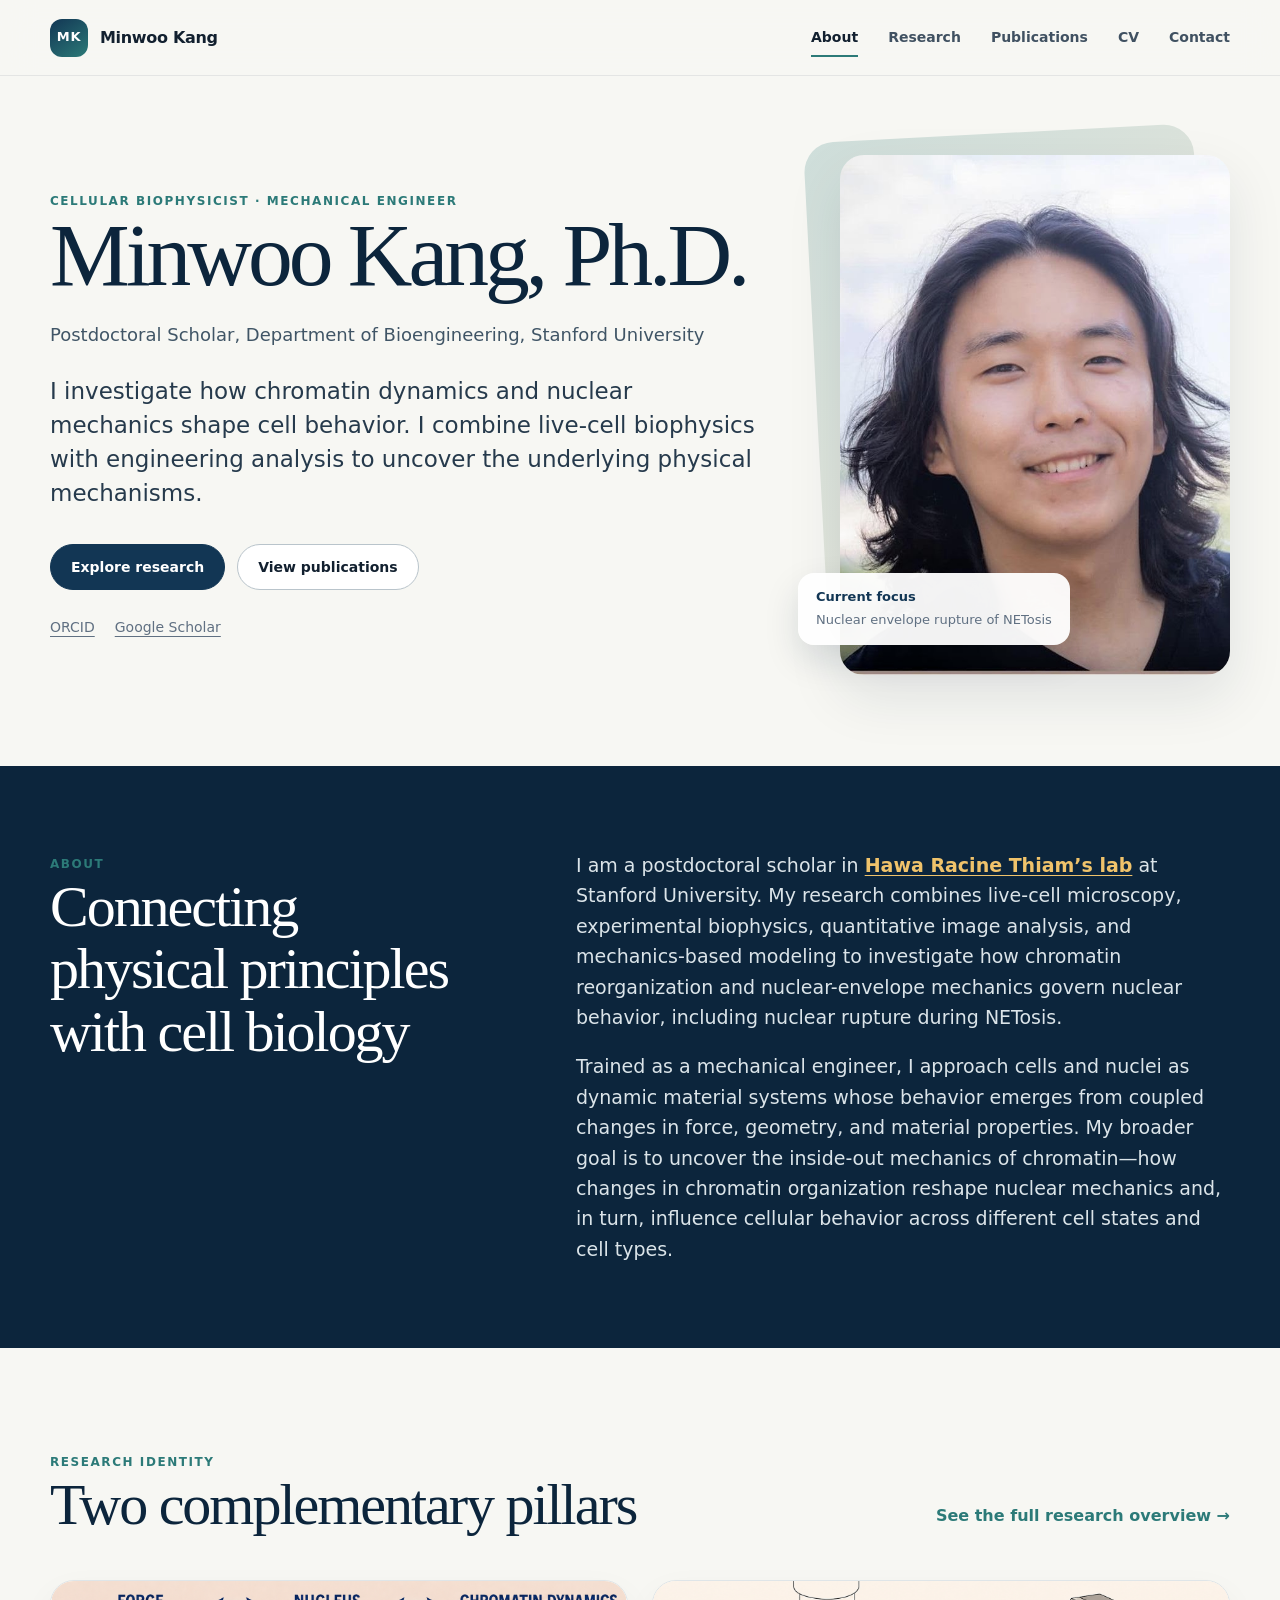
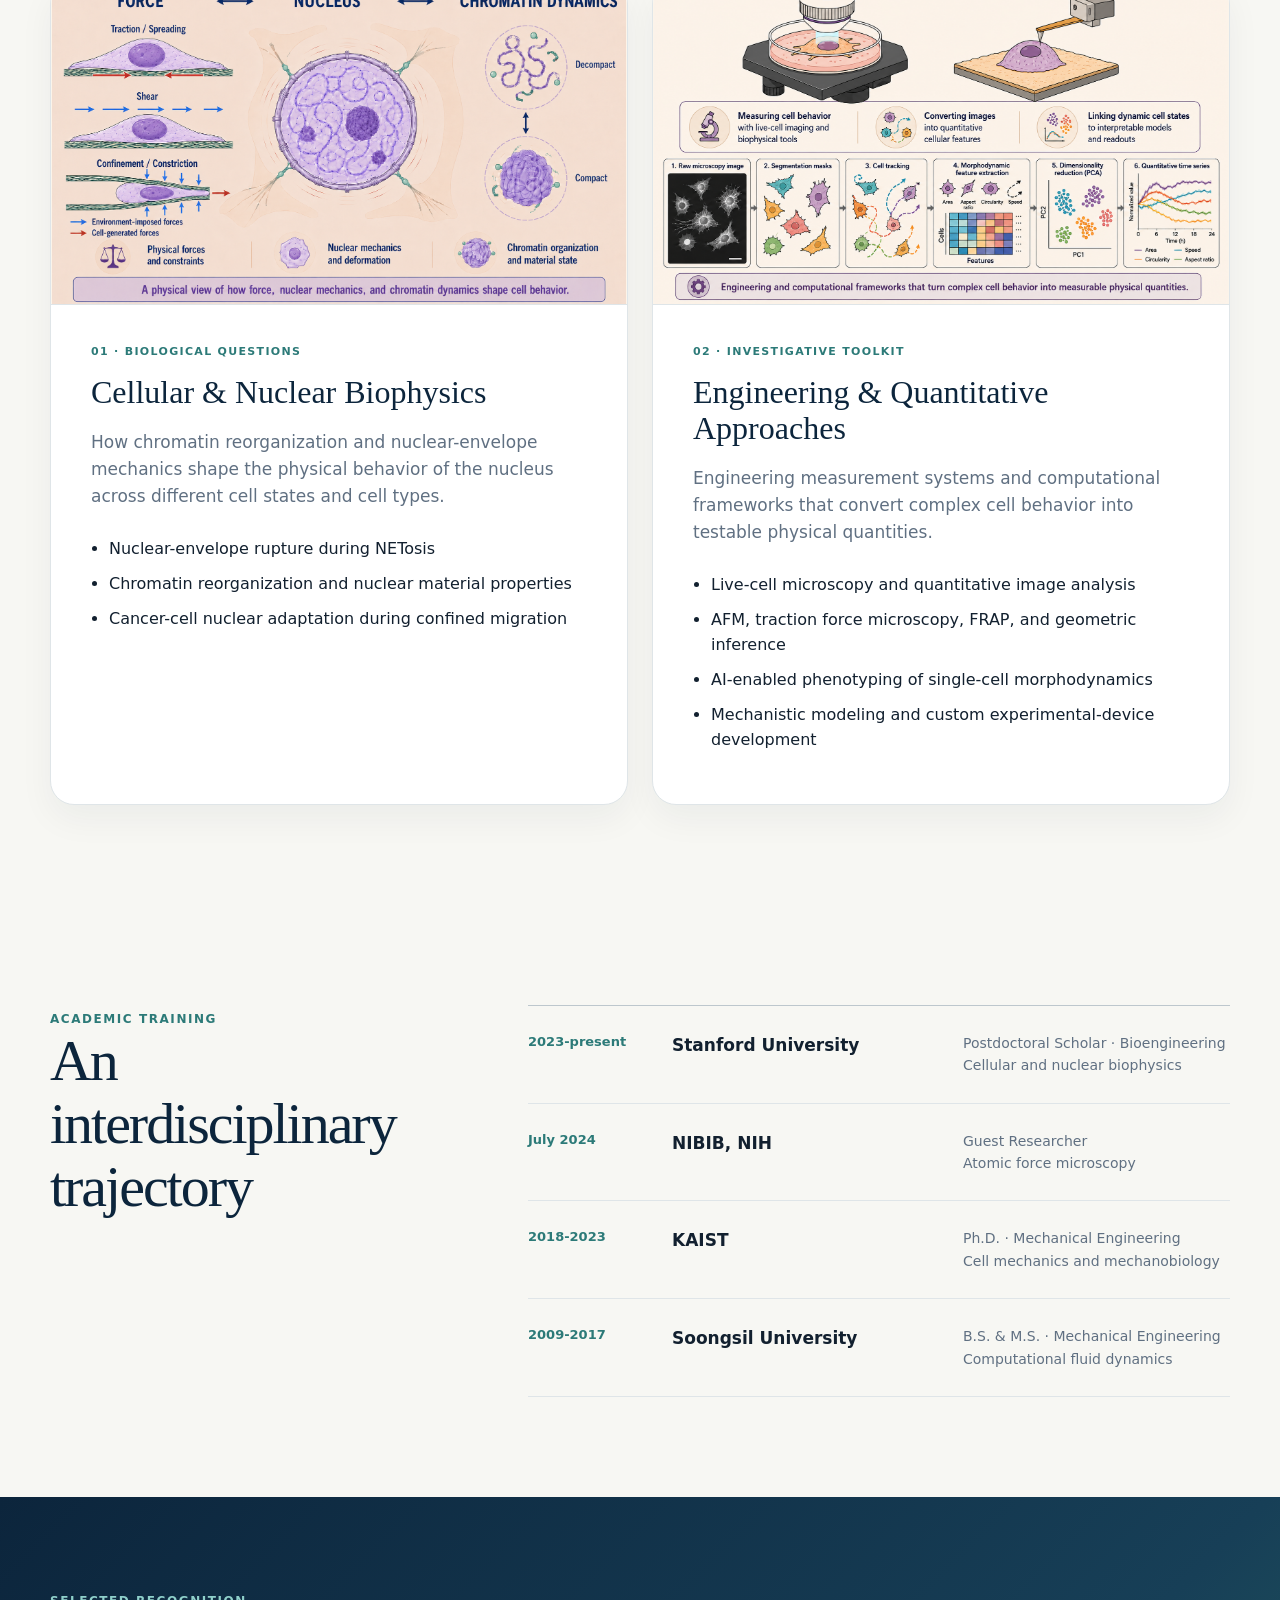
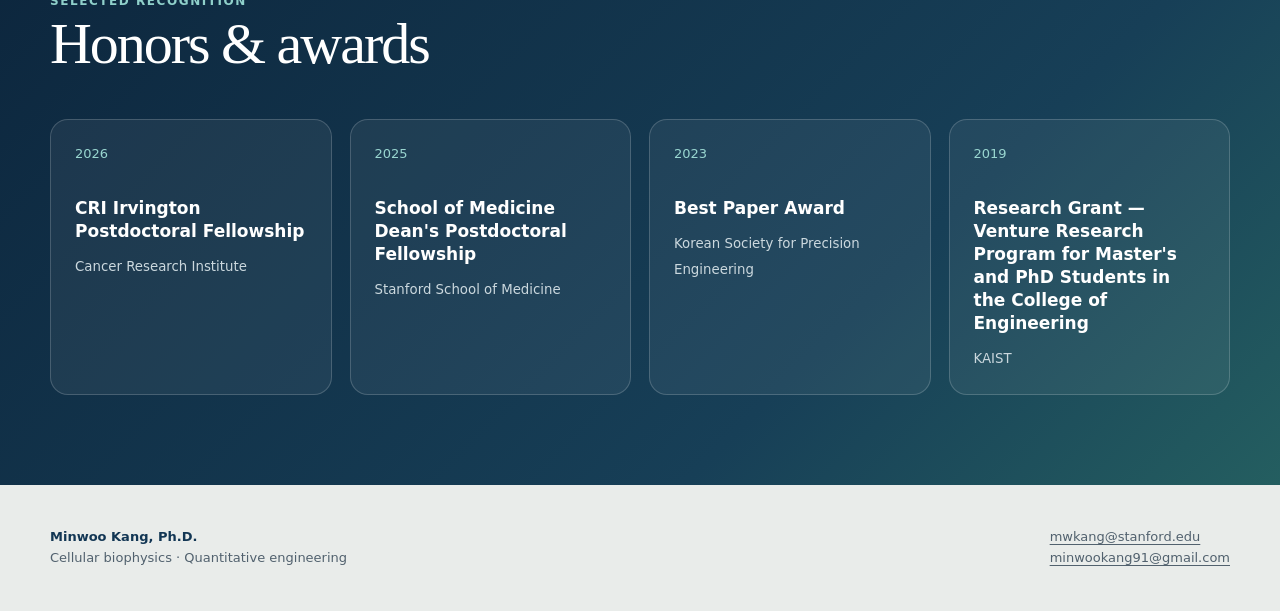
<file: index.html>
<!doctype html>
<html lang="en">
<head>
  <meta charset="utf-8">
  <meta name="viewport" content="width=device-width, initial-scale=1">
  <meta name="description" content="Minwoo Kang - Cellular biophysicist and mechanical engineer">
  <title>Minwoo Kang | Cellular Biophysics</title>
  <link rel="stylesheet" href="assets/styles.css">
  <script defer src="assets/site.js"></script>
</head>
<body data-page="about">
  <header class="site-header">
    <a class="brand" href="index.html" aria-label="Minwoo Kang home">
      <span class="brand-mark">MK</span>
      <span>Minwoo Kang</span>
    </a>
    <button class="menu-toggle" aria-label="Open menu" aria-expanded="false">Menu</button>
    <nav class="nav" aria-label="Main navigation">
      <a class="active" href="index.html">About</a>
      <a href="research.html">Research</a>
      <a href="publications.html">Publications</a>
      <a href="assets/CV_MinwooKang_2026.pdf">CV</a>
      <a href="contact.html">Contact</a>
    </nav>
  </header>

  <main>
    <section class="hero shell">
      <div class="hero-copy">
        <div class="eyebrow">Cellular biophysicist · Mechanical engineer</div>
        <h1>Minwoo Kang, Ph.D.</h1>
        <p class="hero-role">Postdoctoral Scholar, Department of Bioengineering, Stanford University</p>
        <p class="hero-lede">I investigate how chromatin dynamics and nuclear mechanics shape cell behavior. I combine live-cell biophysics with engineering analysis to uncover the underlying physical mechanisms.</p>
        <div class="hero-actions">
          <a class="button primary" href="research.html">Explore research</a>
          <a class="button" href="publications.html">View publications</a>
        </div>
        <div class="link-row">
          <a href="https://orcid.org/0000-0002-1982-9818">ORCID</a>
          <a href="https://scholar.google.com/citations?user=xcfSN_0AAAAJ">Google Scholar</a>
        </div>
      </div>
      <div class="portrait-wrap">
        <div class="portrait-halo"></div>
        <img class="portrait" src="assets/minwoo-kang.jpg" alt="Portrait of Minwoo Kang">
        <div class="portrait-note">
          <strong>Current focus</strong>
          Nuclear envelope rupture of NETosis
        </div>
      </div>
    </section>

    <section class="intro-band">
      <div class="shell intro-grid">
        <div>
          <span class="section-kicker">About</span>
          <h2>Connecting physical principles with cell biology</h2>
        </div>
        <div class="prose">
          <p>I am a postdoctoral scholar in <a href="https://hrthiamlab.stanford.edu/" target="_blank" rel="noopener noreferrer">Hawa Racine Thiam’s lab</a> at Stanford University. My research combines live-cell microscopy, experimental biophysics, quantitative image analysis, and mechanics-based modeling to investigate how chromatin reorganization and nuclear-envelope mechanics govern nuclear behavior, including nuclear rupture during NETosis.</p>
          <p>Trained as a mechanical engineer, I approach cells and nuclei as dynamic material systems whose behavior emerges from coupled changes in force, geometry, and material properties. My broader goal is to uncover the inside-out mechanics of chromatin—how changes in chromatin organization reshape nuclear mechanics and, in turn, influence cellular behavior across different cell states and cell types.</p>
        </div>
      </div>
    </section>

    <section class="shell section">
      <div class="section-head">
        <div>
          <span class="section-kicker">Research identity</span>
          <h2>Two complementary pillars</h2>
        </div>
        <a class="text-link" href="research.html">See the full research overview →</a>
      </div>
      <div class="pillar-grid">
        <article class="pillar-card biophysics">
          <div class="pillar-visual">
            <img src="assets/pillar-biological-questions.png?v=20260722-2" alt="Physical interactions among force, nuclear mechanics, and chromatin dynamics">
          </div>
          <div class="pillar-content">
            <div class="pillar-index">01 · Biological questions</div>
            <h3>Cellular & Nuclear Biophysics</h3>
            <p>How chromatin reorganization and nuclear-envelope mechanics shape the physical behavior of the nucleus across different cell states and cell types.</p>
            <ul>
              <li>Nuclear-envelope rupture during NETosis</li>
              <li>Chromatin reorganization and nuclear material properties</li>
              <li>Cancer-cell nuclear adaptation during confined migration</li>
            </ul>
          </div>
        </article>
        <article class="pillar-card engineering">
          <div class="pillar-visual">
            <img src="assets/pillar-investigative-toolkit.png" alt="Microscopy, atomic force microscopy, and AI-enabled quantitative image analysis workflow">
          </div>
          <div class="pillar-content">
            <div class="pillar-index">02 · Investigative toolkit</div>
            <h3>Engineering & Quantitative Approaches</h3>
            <p>Engineering measurement systems and computational frameworks that convert complex cell behavior into testable physical quantities.</p>
            <ul>
              <li>Live-cell microscopy and quantitative image analysis</li>
              <li>AFM, traction force microscopy, FRAP, and geometric inference</li>
              <li>AI-enabled phenotyping of single-cell morphodynamics</li>
              <li>Mechanistic modeling and custom experimental-device development</li>
            </ul>
          </div>
        </article>
      </div>
    </section>

    <section class="shell section split-section">
      <div>
        <span class="section-kicker">Academic training</span>
        <h2>An interdisciplinary trajectory</h2>
      </div>
      <div class="timeline">
        <article>
          <span>2023-present</span>
          <h3>Stanford University</h3>
          <p>Postdoctoral Scholar · Bioengineering<br>Cellular and nuclear biophysics</p>
        </article>
        <article>
          <span>July 2024</span>
          <h3>NIBIB, NIH</h3>
          <p>Guest Researcher<br>Atomic force microscopy</p>
        </article>
        <article>
          <span>2018-2023</span>
          <h3>KAIST</h3>
          <p>Ph.D. · Mechanical Engineering<br>Cell mechanics and mechanobiology</p>
        </article>
        <article>
          <span>2009-2017</span>
          <h3>Soongsil University</h3>
          <p>B.S. & M.S. · Mechanical Engineering<br>Computational fluid dynamics</p>
        </article>
      </div>
    </section>

    <section class="awards-band">
      <div class="shell">
        <div class="section-head">
          <div>
            <span class="section-kicker light">Selected recognition</span>
            <h2>Honors & awards</h2>
          </div>
        </div>
        <div class="award-grid">
          <article><span>2026</span><strong>CRI Irvington Postdoctoral Fellowship</strong><small>Cancer Research Institute</small></article>
          <article><span>2025</span><strong>School of Medicine Dean's Postdoctoral Fellowship</strong><small>Stanford School of Medicine</small></article>
          <article><span>2023</span><strong>Best Paper Award</strong><small>Korean Society for Precision Engineering</small></article>
          <article><span>2019</span><strong>Research Grant — Venture Research Program for Master's and PhD Students in the College of Engineering</strong><small>KAIST</small></article>
        </div>
      </div>
    </section>
  </main>

  <footer class="site-footer">
    <div class="shell footer-grid">
      <div><strong>Minwoo Kang, Ph.D.</strong><br><span>Cellular biophysics · Quantitative engineering</span></div>
      <div><a href="mailto:mwkang@stanford.edu">mwkang@stanford.edu</a><br><a href="mailto:minwookang91@gmail.com">minwookang91@gmail.com</a></div>
    </div>
  </footer>
</body>
</html>
</file>
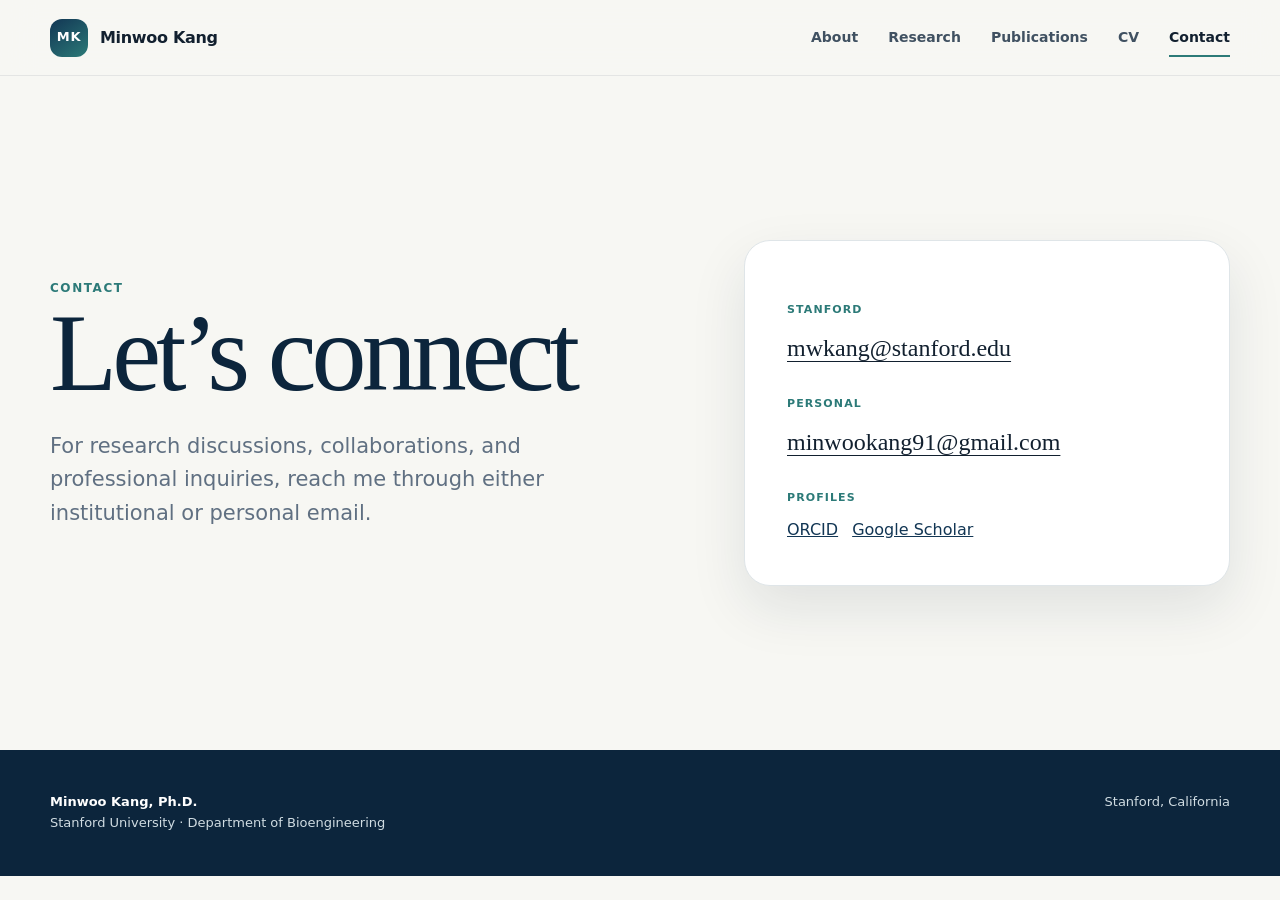
<file: contact.html>
<!doctype html>
<html lang="en">
<head>
  <meta charset="utf-8"><meta name="viewport" content="width=device-width, initial-scale=1">
  <meta name="description" content="Contact Minwoo Kang">
  <title>Contact | Minwoo Kang</title>
  <link rel="stylesheet" href="assets/styles.css">
  <script defer src="assets/site.js"></script>
</head>
<body data-page="contact">
<header class="site-header">
  <a class="brand" href="index.html"><span class="brand-mark">MK</span><span>Minwoo Kang</span></a>
  <button class="menu-toggle" aria-label="Open menu" aria-expanded="false">Menu</button>
  <nav class="nav"><a href="index.html">About</a><a href="research.html">Research</a><a href="publications.html">Publications</a><a href="assets/CV_MinwooKang_2026.pdf">CV</a><a class="active" href="contact.html">Contact</a></nav>
</header>
<main>
  <section class="contact-hero shell">
    <div>
      <span class="section-kicker">Contact</span>
      <h1>Let’s connect</h1>
      <p>For research discussions, collaborations, and professional inquiries, reach me through either institutional or personal email.</p>
    </div>
    <div class="contact-card">
      <div class="contact-label">Stanford</div>
      <a href="mailto:mwkang@stanford.edu">mwkang@stanford.edu</a>
      <div class="contact-label">Personal</div>
      <a href="mailto:minwookang91@gmail.com">minwookang91@gmail.com</a>
      <div class="contact-label">Profiles</div>
      <div class="contact-links"><a href="https://orcid.org/0000-0002-1982-9818">ORCID</a><a href="https://scholar.google.com/citations?user=xcfSN_0AAAAJ">Google Scholar</a></div>
    </div>
  </section>
</main>
<footer class="site-footer contact-footer"><div class="shell footer-grid"><div><strong>Minwoo Kang, Ph.D.</strong><br><span>Stanford University · Department of Bioengineering</span></div><div>Stanford, California</div></div></footer>
</body></html>
</file>
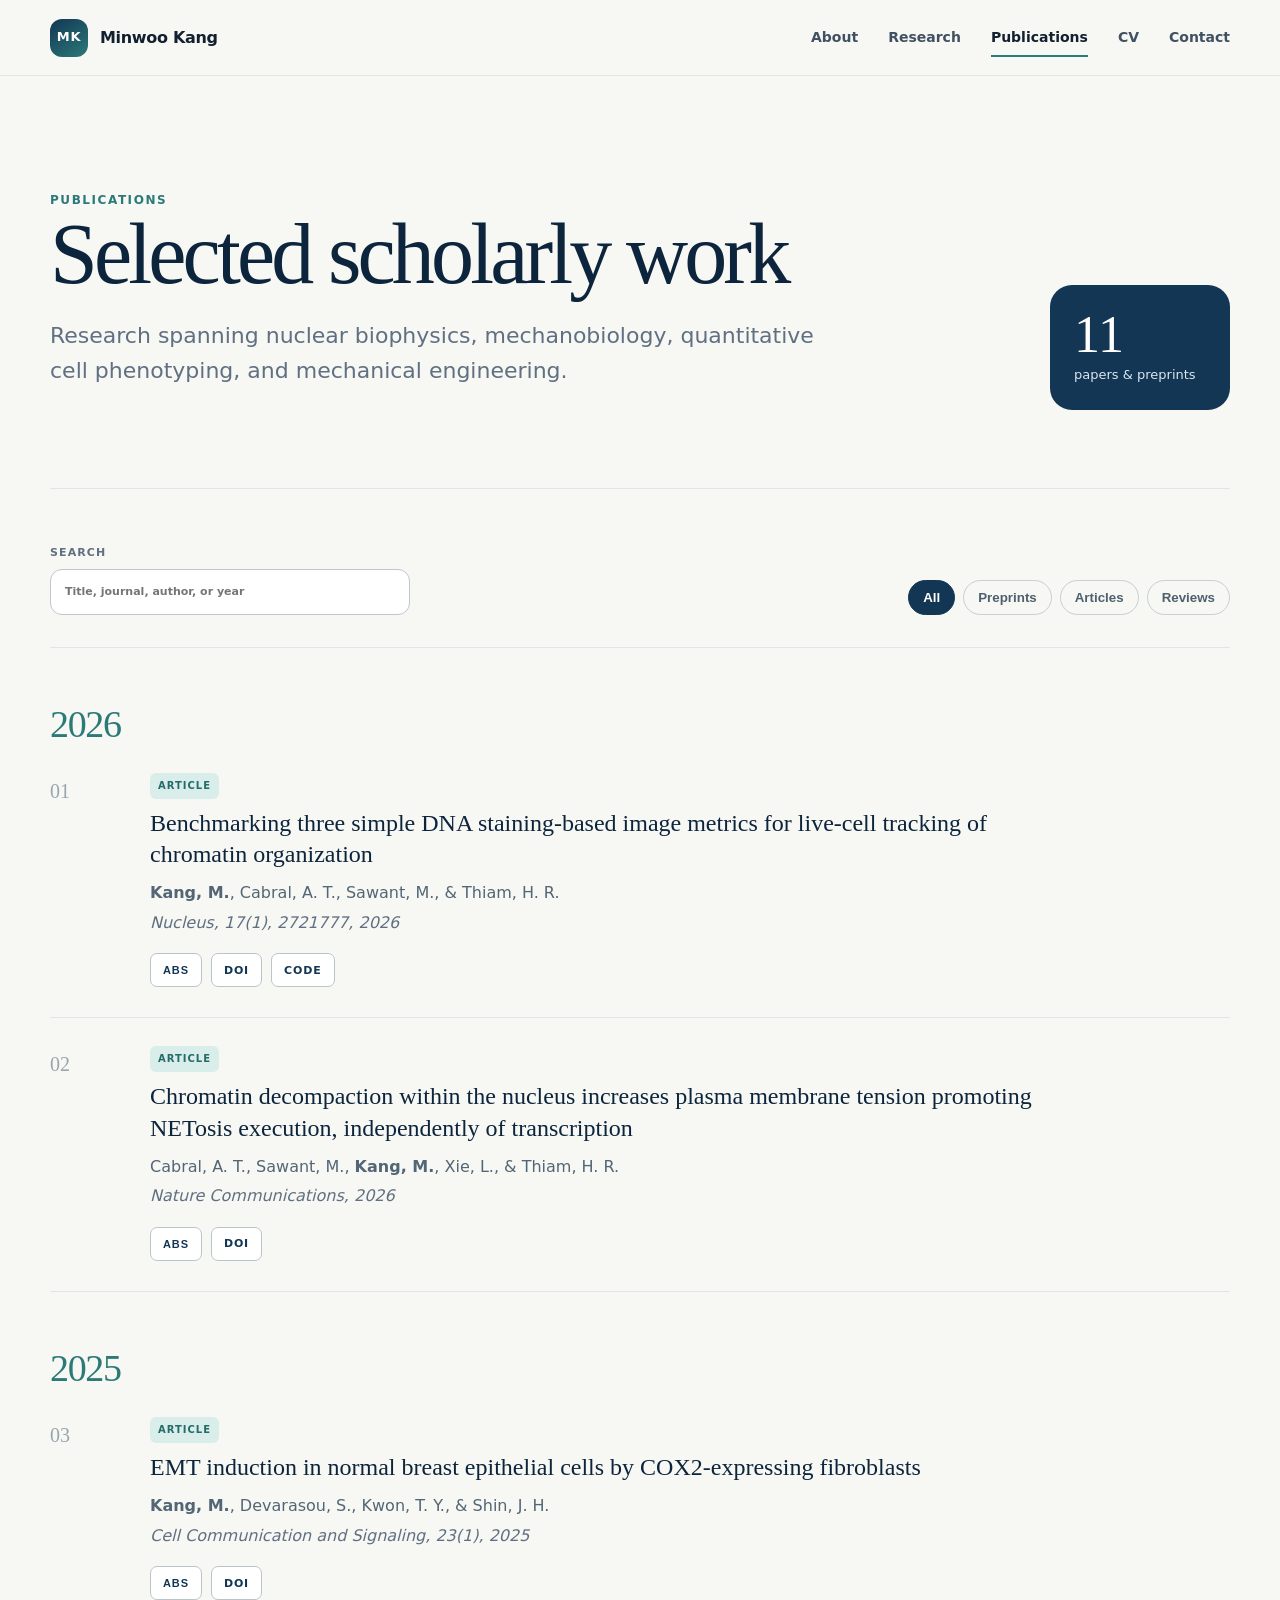
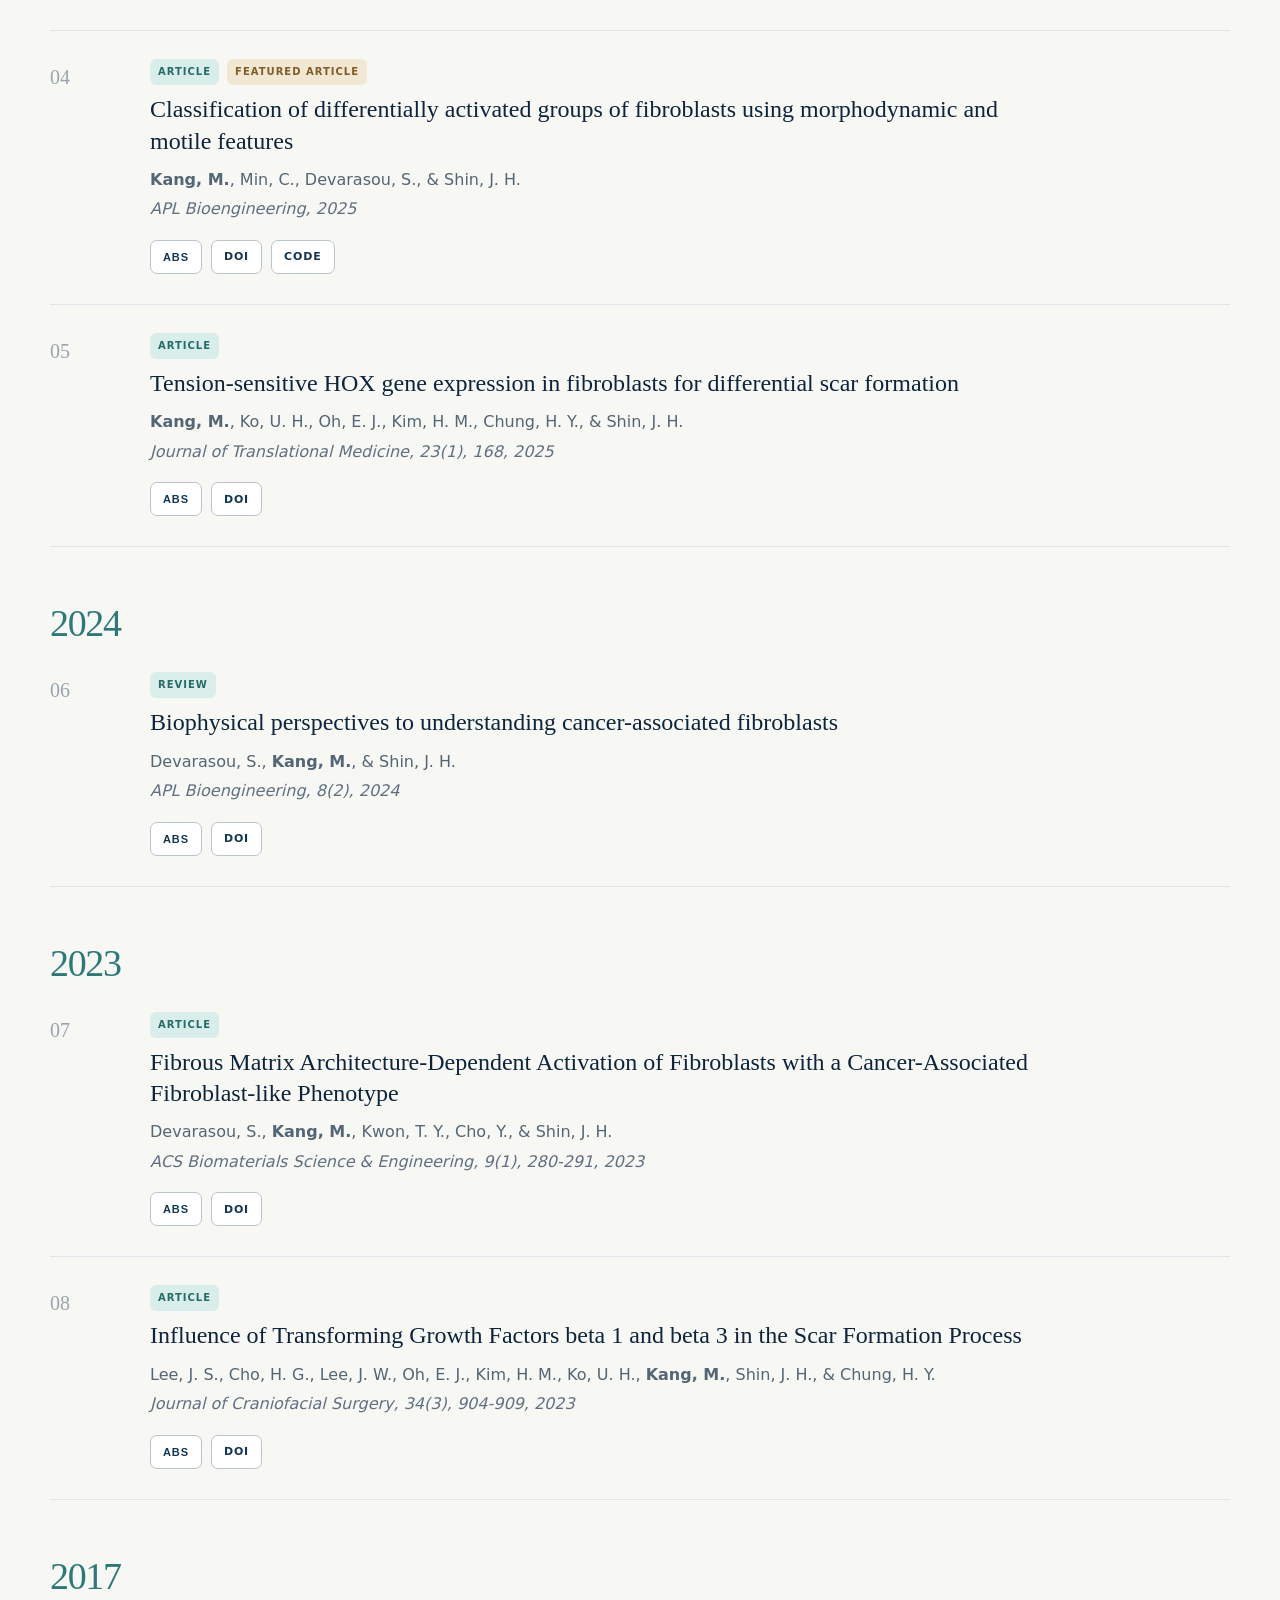
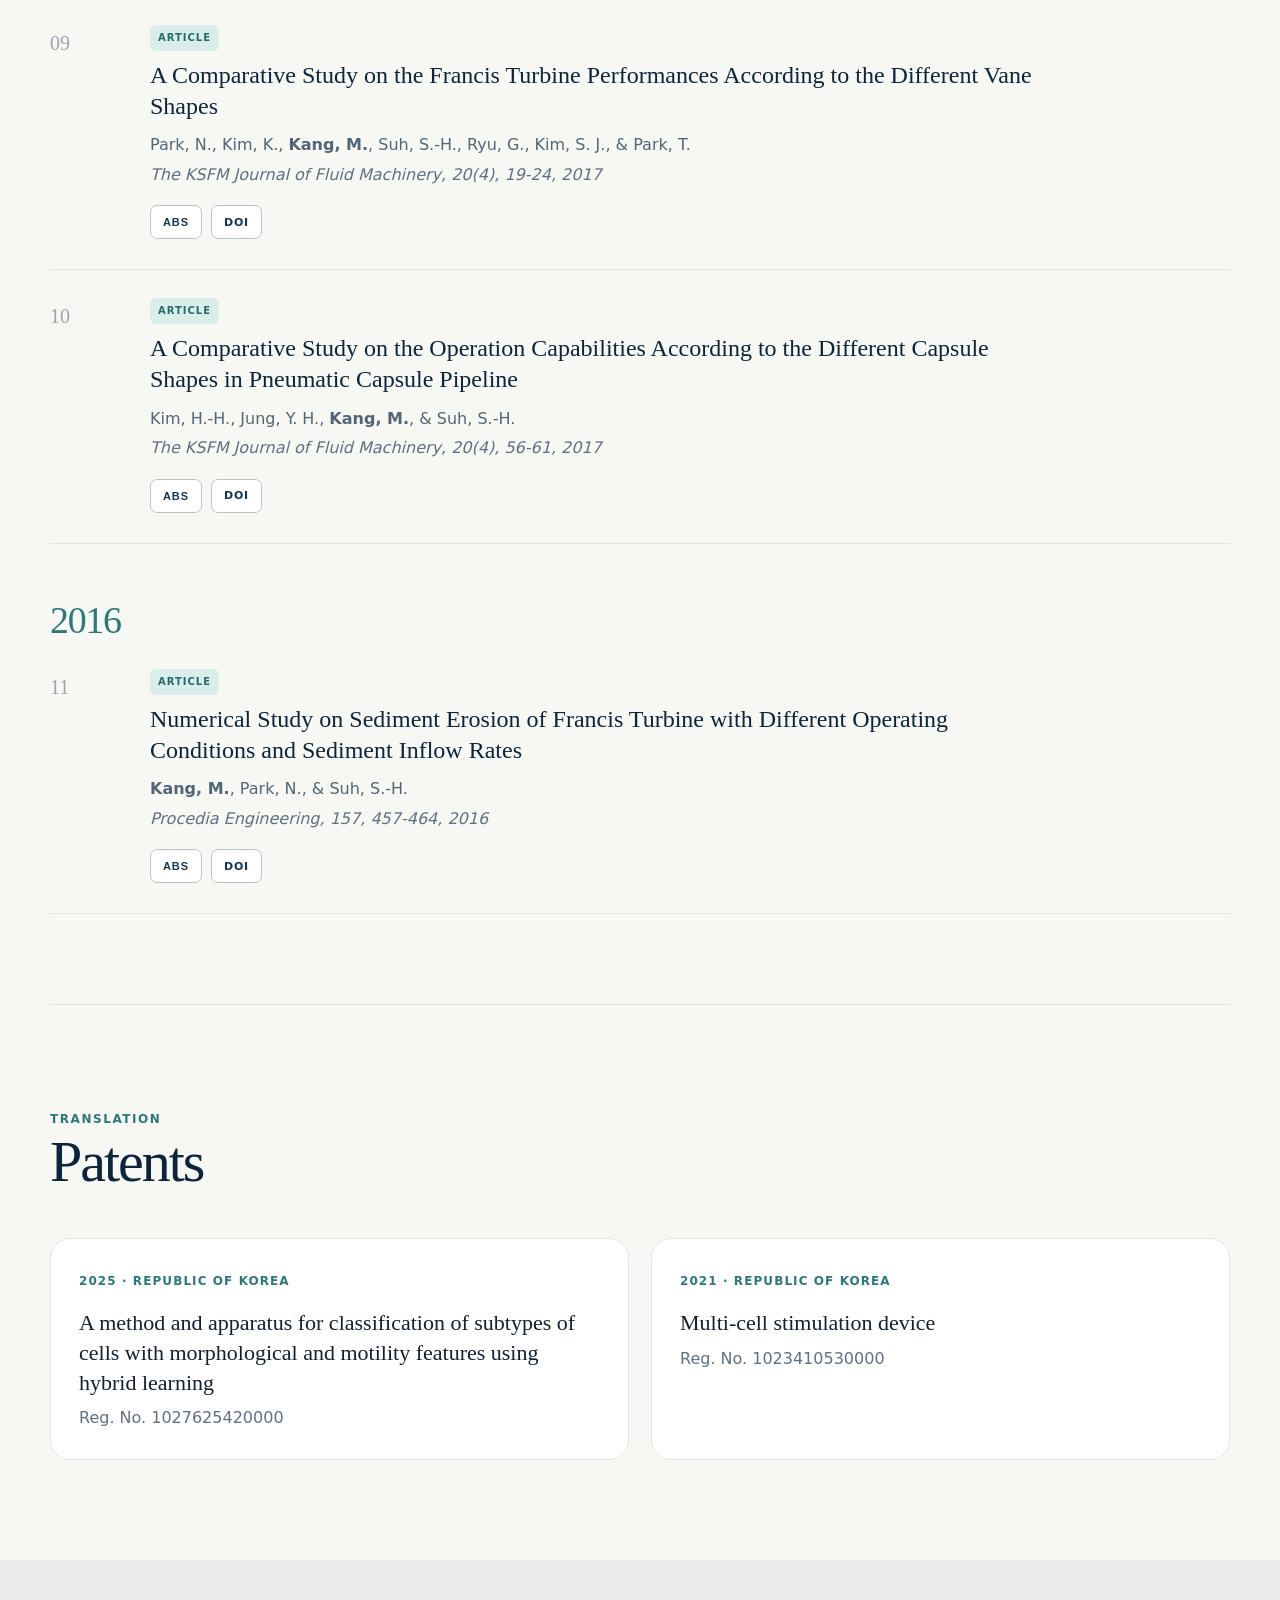
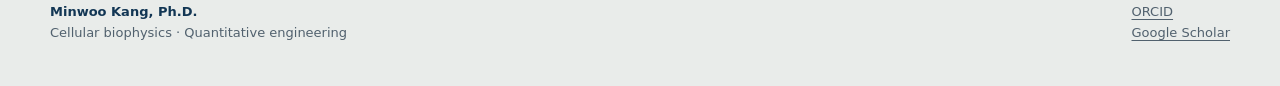
<file: publications.html>
<!doctype html>
<html lang="en">
<head>
  <meta charset="utf-8"><meta name="viewport" content="width=device-width, initial-scale=1">
  <meta name="description" content="Publications by Minwoo Kang">
  <title>Publications | Minwoo Kang</title>
  <link rel="stylesheet" href="assets/styles.css">
  <script defer src="assets/site.js"></script>
  <script defer src="data/publications.js"></script>
  <script defer src="assets/publications.js"></script>
</head>
<body data-page="publications">
<header class="site-header">
  <a class="brand" href="index.html"><span class="brand-mark">MK</span><span>Minwoo Kang</span></a>
  <button class="menu-toggle" aria-label="Open menu" aria-expanded="false">Menu</button>
  <nav class="nav"><a href="index.html">About</a><a href="research.html">Research</a><a class="active" href="publications.html">Publications</a><a href="assets/CV_MinwooKang_2026.pdf">CV</a><a href="contact.html">Contact</a></nav>
</header>
<main>
  <section class="page-hero shell publication-hero">
    <div>
      <span class="section-kicker">Publications</span>
      <h1>Selected scholarly work</h1>
      <p>Research spanning nuclear biophysics, mechanobiology, quantitative cell phenotyping, and mechanical engineering.</p>
    </div>
    <div class="metric-box"><strong id="publication-count">11</strong><span>papers & preprints</span></div>
  </section>

  <section class="shell publication-section">
    <div class="publication-toolbar">
      <label class="search-box"><span>Search</span><input id="publication-search" type="search" placeholder="Title, journal, author, or year"></label>
      <div class="filter-group" aria-label="Publication filters">
        <button class="filter active" data-filter="all">All</button>
        <button class="filter" data-filter="Preprint">Preprints</button>
        <button class="filter" data-filter="Article">Articles</button>
        <button class="filter" data-filter="Review">Reviews</button>
      </div>
    </div>
    <div id="publication-list" class="publication-list" aria-live="polite"></div>
    <noscript><p>JavaScript is required to load the publication list.</p></noscript>
  </section>

  <section class="shell section patent-section">
    <div class="section-head"><div><span class="section-kicker">Translation</span><h2>Patents</h2></div></div>
    <div class="patent-grid">
      <article><span>2025 · Republic of Korea</span><h3>A method and apparatus for classification of subtypes of cells with morphological and motility features using hybrid learning</h3><p>Reg. No. 1027625420000</p></article>
      <article><span>2021 · Republic of Korea</span><h3>Multi-cell stimulation device</h3><p>Reg. No. 1023410530000</p></article>
    </div>
  </section>
</main>
<footer class="site-footer"><div class="shell footer-grid"><div><strong>Minwoo Kang, Ph.D.</strong><br><span>Cellular biophysics · Quantitative engineering</span></div><div><a href="https://orcid.org/0000-0002-1982-9818">ORCID</a><br><a href="https://scholar.google.com/citations?user=xcfSN_0AAAAJ">Google Scholar</a></div></div></footer>
</body></html>
</file>
<file: assets/styles.css>
:root {
  --ink: #12202f;
  --muted: #607082;
  --navy: #123654;
  --navy-deep: #0c253c;
  --teal: #2c7a78;
  --teal-light: #d9eeeb;
  --gold: #c79b53;
  --paper: #f7f7f3;
  --white: #ffffff;
  --line: #dfe5e8;
  --shadow: 0 22px 55px rgba(22, 44, 62, .10);
  --radius: 24px;
  --shell: min(1180px, calc(100% - 40px));
}
* { box-sizing: border-box; }
html { scroll-behavior: smooth; }
body { margin: 0; color: var(--ink); background: var(--paper); font-family: Inter, ui-sans-serif, system-ui, -apple-system, BlinkMacSystemFont, "Segoe UI", sans-serif; line-height: 1.6; }
a { color: inherit; }
.shell { width: var(--shell); margin-inline: auto; }
.site-header { position: sticky; top: 0; z-index: 20; height: 76px; display: flex; align-items: center; justify-content: space-between; padding: 0 max(24px, calc((100% - 1180px)/2)); background: rgba(247,247,243,.92); backdrop-filter: blur(16px); border-bottom: 1px solid rgba(18,32,47,.08); }
.brand { text-decoration: none; display: flex; align-items: center; gap: 12px; font-weight: 760; letter-spacing: -.02em; }
.brand-mark { width: 38px; height: 38px; border-radius: 12px; display: grid; place-items: center; color: white; background: linear-gradient(145deg, var(--navy), var(--teal)); font-size: 13px; letter-spacing: .06em; }
.nav { display: flex; gap: 30px; align-items: center; }
.nav a { position: relative; text-decoration: none; font-size: 14px; font-weight: 650; color: #405161; padding: 25px 0; }
.nav a::after { content: ""; position: absolute; left: 0; right: 100%; bottom: 17px; height: 2px; background: var(--teal); transition: .25s ease; }
.nav a:hover::after, .nav a.active::after { right: 0; }
.nav a.active { color: var(--ink); }
.menu-toggle { display: none; }

.hero { min-height: 690px; display: grid; grid-template-columns: 1.35fr .75fr; gap: 80px; align-items: center; padding-block: 72px 84px; }
.eyebrow, .section-kicker { text-transform: uppercase; letter-spacing: .13em; font-weight: 750; font-size: 12px; color: var(--teal); }
h1, h2, h3, p { margin-top: 0; }
h1 { font-family: Georgia, "Times New Roman", serif; font-weight: 500; font-size: clamp(56px, 7vw, 92px); letter-spacing: -.045em; line-height: .98; margin-bottom: 22px; color: var(--navy-deep); }
.hero-role { font-size: 18px; color: #405566; max-width: 660px; margin-bottom: 24px; }
.hero-lede { font-size: 23px; line-height: 1.48; max-width: 760px; color: #263a4c; margin-bottom: 34px; }
.hero-actions { display: flex; flex-wrap: wrap; gap: 12px; }
.button { display: inline-flex; align-items: center; justify-content: center; min-height: 46px; padding: 0 20px; border: 1px solid #b9c4cb; border-radius: 999px; text-decoration: none; font-weight: 730; font-size: 14px; background: white; transition: .2s ease; }
.button:hover { transform: translateY(-2px); box-shadow: 0 10px 26px rgba(18,54,84,.10); }
.button.primary { color: white; border-color: var(--navy); background: var(--navy); }
.button.subtle { background: transparent; }
.link-row { display: flex; flex-wrap: wrap; gap: 20px; margin-top: 26px; color: var(--muted); font-size: 14px; }
.link-row a { text-underline-offset: 4px; }
.portrait-wrap { position: relative; justify-self: end; width: min(390px, 100%); }
.portrait-halo { position: absolute; inset: -22px 24px 34px -24px; background: linear-gradient(145deg, rgba(44,122,120,.20), rgba(199,155,83,.14)); border-radius: 30px; transform: rotate(-3deg); }
.portrait { position: relative; display: block; width: 100%; aspect-ratio: 3 / 4; object-fit: cover; object-position: 50% 45%; border-radius: 24px; box-shadow: var(--shadow); filter: saturate(.92) contrast(1.02); }
.portrait-note { position: absolute; left: -42px; bottom: 30px; padding: 14px 18px; border-radius: 16px; background: rgba(255,255,255,.95); box-shadow: 0 15px 35px rgba(15,40,60,.13); font-size: 13px; color: var(--muted); }
.portrait-note strong { display: block; color: var(--navy); margin-bottom: 2px; }

.intro-band { padding: 84px 0; background: var(--navy-deep); color: white; }
.intro-grid { display: grid; grid-template-columns: .8fr 1.2fr; gap: 90px; align-items: start; }
.intro-grid h2, .awards-band h2 { color: white; }
h2 { font-family: Georgia, "Times New Roman", serif; font-size: clamp(38px, 5vw, 58px); line-height: 1.08; font-weight: 500; letter-spacing: -.035em; color: var(--navy-deep); margin-bottom: 24px; }
.prose { font-size: 19px; color: #dbe4e9; }
.prose a { color: #f0c36b; font-weight: 700; text-decoration-thickness: 1px; text-underline-offset: 3px; }
.prose a:hover { color: white; }
.prose p:last-child { margin-bottom: 0; }

.section { padding-block: 100px; }
.section-head { display: flex; align-items: end; justify-content: space-between; gap: 30px; margin-bottom: 44px; }
.section-head h2 { margin-bottom: 0; }
.text-link { color: var(--teal); text-decoration: none; font-weight: 700; padding-bottom: 8px; }
.pillar-grid { display: grid; grid-template-columns: repeat(2, 1fr); gap: 24px; }
.pillar-card { overflow: hidden; min-height: 650px; border-radius: var(--radius); background: white; border: 1px solid var(--line); box-shadow: 0 14px 34px rgba(15,40,60,.05); }
.pillar-visual { aspect-ratio: 1672 / 941; position: relative; overflow: hidden; background: #fbf4ea; border-bottom: 1px solid var(--line); }
.pillar-visual img { display: block; width: 100%; height: 100%; object-fit: contain; }
.grid-lines, .quant-grid { position: absolute; inset: 0; background-image: linear-gradient(rgba(18,54,84,.07) 1px, transparent 1px), linear-gradient(90deg, rgba(18,54,84,.07) 1px, transparent 1px); background-size: 28px 28px; }
.data-visual svg { position: absolute; inset: 20px 25px; width: calc(100% - 50px); height: calc(100% - 40px); fill: none; stroke: var(--navy); stroke-width: 4; }
.data-visual circle { fill: var(--gold); stroke: white; stroke-width: 3; }
.pillar-content { padding: 38px 40px 42px; }
.pillar-index { color: var(--teal); text-transform: uppercase; font-size: 11px; letter-spacing: .12em; font-weight: 800; margin-bottom: 14px; }
.pillar-content h3 { font-family: Georgia, "Times New Roman", serif; font-size: 32px; line-height: 1.12; font-weight: 500; color: var(--navy-deep); margin-bottom: 18px; }
.pillar-content p { color: var(--muted); font-size: 17px; }
.pillar-content ul { padding-left: 18px; margin: 26px 0 0; }
.pillar-content li { margin: 9px 0; }

.split-section { display: grid; grid-template-columns: .7fr 1.3fr; gap: 100px; }
.timeline { border-top: 1px solid #bdc7cd; }
.timeline article { display: grid; grid-template-columns: 120px 1fr 1fr; gap: 24px; padding: 26px 0; border-bottom: 1px solid var(--line); }
.timeline span { color: var(--teal); font-weight: 760; font-size: 13px; }
.timeline h3 { margin: 0; font-size: 17px; }
.timeline p { margin: 0; color: var(--muted); font-size: 14px; }
.awards-band { padding: 90px 0; color: white; background: linear-gradient(135deg, var(--navy-deep), #173f57 68%, #245e60); }
.section-kicker.light { color: #8fd0ca; }
.award-grid { display: grid; grid-template-columns: repeat(4, 1fr); gap: 18px; }
.award-grid article { padding: 24px; border: 1px solid rgba(255,255,255,.18); border-radius: 18px; background: rgba(255,255,255,.06); }
.award-grid span { display: block; color: #99d6d0; font-size: 13px; margin-bottom: 32px; }
.award-grid strong { display: block; font-size: 17px; line-height: 1.35; margin-bottom: 10px; }
.award-grid small { color: #cbd8de; }

.page-hero { padding: 110px 0 78px; border-bottom: 1px solid var(--line); }
.page-hero h1 { font-size: clamp(54px, 7vw, 86px); max-width: 920px; }
.page-hero p { max-width: 780px; font-size: 22px; color: var(--muted); }
.research-story { padding: 80px 0 20px; }
.research-panel { display: grid; grid-template-columns: 1fr 1fr; gap: 65px; align-items: center; padding: 55px 0 110px; }
.research-panel.reverse .research-copy { order: 2; }
.research-panel.reverse .research-figure { order: 1; }
.research-number { display: block; font-family: Georgia, serif; font-size: 76px; color: rgba(44,122,120,.17); line-height: 1; margin-bottom: -10px; }
.research-copy h2 { font-size: 50px; }
.research-copy > p { color: var(--muted); font-size: 18px; }
.topic-chips { display: flex; flex-wrap: wrap; gap: 8px; margin: 25px 0 30px; }
.topic-chips span { padding: 7px 12px; border: 1px solid #cbd6d9; background: white; border-radius: 999px; font-size: 12px; color: #425566; }
.research-copy h3 { font-size: 15px; text-transform: uppercase; letter-spacing: .1em; color: var(--navy); margin-top: 35px; }
.clean-list { padding-left: 20px; color: #354b5c; }
.clean-list li { margin: 10px 0; }
.research-figure { position: relative; min-height: 540px; border-radius: 32px; overflow: hidden; box-shadow: var(--shadow); }
.biological-gallery { display: grid; grid-template-rows: auto auto; gap: 1px; background: var(--line); }
.biological-visual { position: relative; display: grid; align-content: center; min-width: 0; margin: 0; padding: 18px 18px 48px; overflow: hidden; }
.biological-visual img { display: block; width: 100%; height: auto; max-height: 250px; object-fit: contain; }
.netosis-visual { background: #f7f4ee; }
.cancer-visual { background: #f7f4ee; }
.biological-visual figcaption { position: absolute; right: 18px; bottom: 14px; left: 18px; color: #dfe8eb; font-size: 12px; letter-spacing: .02em; }
.biological-visual figcaption strong { color: white; margin-right: 6px; }
.netosis-visual figcaption, .cancer-visual figcaption { color: #526576; }
.netosis-visual figcaption strong, .cancer-visual figcaption strong { color: var(--navy-deep); }
.figure-nucleus { background: radial-gradient(circle at 25% 20%, #edf6f4 0, #dfeceb 34%, #bdd9d6 100%); }
.cell-boundary { position: absolute; width: 380px; height: 380px; border: 3px solid rgba(18,54,84,.33); border-radius: 52% 48% 50% 50%; left: 50%; top: 45%; transform: translate(-50%,-50%); }
.nuclear-envelope { position: absolute; width: 250px; height: 250px; border: 7px double var(--navy); border-radius: 49% 51% 46% 54%; left: 50%; top: 50%; transform: translate(-50%,-50%); box-shadow: 0 0 0 22px rgba(255,255,255,.28); }
.chromatin { position: absolute; background: rgba(44,122,120,.62); border-radius: 45% 55% 60% 40%; filter: blur(.2px); }
.c1 { width: 80px; height: 54px; left: 38px; top: 50px; transform: rotate(20deg); }
.c2 { width: 92px; height: 68px; right: 28px; top: 105px; transform: rotate(-17deg); }
.c3 { width: 105px; height: 65px; left: 65px; bottom: 28px; transform: rotate(7deg); }
.rupture { position: absolute; width: 24px; height: 60px; background: #dfeceb; right: -14px; top: 74px; transform: rotate(14deg); }
.figure-caption { position: absolute; left: 24px; right: 24px; bottom: 24px; padding: 16px 18px; border-radius: 16px; background: rgba(255,255,255,.9); color: var(--muted); font-size: 13px; }
.figure-caption strong { color: var(--navy); margin-right: 8px; }
.figure-quant { background: linear-gradient(140deg, #e9eef2, #f4efe4); }
.figure-quant svg { position: absolute; left: 6%; right: 6%; bottom: 92px; width: 88%; fill: none; stroke: var(--navy); stroke-width: 5; }
.figure-quant circle { fill: var(--gold); stroke: white; stroke-width: 3; }
.video-figure { display: grid; grid-template-rows: minmax(0, 1fr) auto; background: #07131d; }
.video-stage { display: grid; min-height: 480px; }
.video-figure video { display: block; width: 100%; height: 100%; object-fit: contain; background: #07131d; }
.video-caption { padding: 16px 20px; background: white; color: var(--muted); font-size: 13px; }
.video-caption strong { color: var(--navy); margin-right: 8px; }
.force-probe { position: absolute; top: 30px; left: 51%; width: 8px; height: 225px; background: var(--navy); transform: rotate(9deg); transform-origin: top; border-radius: 5px; }
.force-probe::after { content:""; position:absolute; width: 52px; height: 16px; left:-22px; bottom:-8px; border-radius: 50%; background: var(--gold); }
.sample { position: absolute; width: 190px; height: 90px; left: calc(50% - 95px); top: 235px; border-radius: 50% 50% 42% 44%; background: rgba(44,122,120,.38); border: 3px solid var(--teal); }
.statement-card { padding: 56px; border-radius: 26px; background: var(--navy-deep); color: white; }
.statement-card p { margin: 0; font-family: Georgia, serif; font-size: clamp(22px, 2.6vw, 32px); line-height: 1.4; }

.publication-hero { display: flex; justify-content: space-between; align-items: end; gap: 50px; }
.metric-box { min-width: 180px; padding: 24px; border-radius: 22px; color: white; background: var(--navy); }
.metric-box strong { display: block; font-family: Georgia, serif; font-size: 52px; line-height: 1; font-weight: 500; }
.metric-box span { font-size: 13px; color: #dce7ed; }
.publication-section { padding: 55px 0 90px; }
.publication-toolbar { display: flex; align-items: end; justify-content: space-between; gap: 30px; padding-bottom: 32px; border-bottom: 1px solid var(--line); }
.search-box { display: grid; gap: 7px; min-width: min(360px,100%); font-size: 11px; font-weight: 800; text-transform: uppercase; letter-spacing: .1em; color: var(--muted); }
.search-box input { width: 100%; height: 46px; border: 1px solid #bdc7cd; border-radius: 12px; padding: 0 14px; background: white; font: inherit; }
.filter-group { display: flex; gap: 8px; flex-wrap: wrap; justify-content: flex-end; }
.filter { border: 1px solid #c6d0d5; border-radius: 999px; background: transparent; padding: 9px 14px; color: #4d6070; cursor: pointer; font-weight: 700; }
.filter.active, .filter:hover { color: white; background: var(--navy); border-color: var(--navy); }
.publication-list { display: grid; gap: 0; }
.year-heading { display: grid; grid-template-columns: 100px 1fr; padding-top: 56px; }
.year-heading h2 { font-size: 38px; margin: 0; color: var(--teal); }
.publication-item { display: grid; grid-template-columns: 100px 1fr; border-bottom: 1px solid var(--line); }
.pub-number { padding-top: 30px; color: #99a5ae; font-family: Georgia, serif; font-size: 20px; }
.pub-body { padding: 28px 0 30px; }
.pub-topline { display: flex; align-items: center; gap: 8px; margin-bottom: 9px; flex-wrap: wrap; }
.pub-type, .pub-status { font-size: 10px; text-transform: uppercase; letter-spacing: .1em; font-weight: 850; padding: 5px 8px; border-radius: 6px; background: var(--teal-light); color: #246b69; }
.pub-status { background: #f2e7d3; color: #805d25; }
.pub-body h3 { margin: 0 0 10px; max-width: 900px; font-family: Georgia, serif; font-weight: 500; font-size: 24px; line-height: 1.3; color: var(--navy-deep); }
.pub-authors { color: #536675; margin-bottom: 4px; }
.pub-venue { color: var(--muted); font-style: italic; }
.pub-actions { display: flex; gap: 9px; margin-top: 18px; }
.pub-actions a, .abstract-toggle { display: inline-flex; min-height: 34px; align-items: center; padding: 0 12px; border: 1px solid #bac5ca; border-radius: 7px; background: white; text-decoration: none; color: var(--navy); font-size: 11px; font-weight: 800; letter-spacing: .08em; cursor: pointer; }
.abstract { max-height: 0; overflow: hidden; opacity: 0; transition: .28s ease; }
.abstract.open { max-height: 2400px; opacity: 1; }
.abstract p { margin: 18px 0 0; padding: 18px; background: white; border-left: 3px solid var(--teal); color: #4e6272; }
.empty-state { padding: 80px 0; text-align: center; color: var(--muted); }
.patent-section { border-top: 1px solid var(--line); }
.patent-grid { display: grid; grid-template-columns: repeat(2,1fr); gap: 22px; }
.patent-grid article { background: white; border: 1px solid var(--line); border-radius: 20px; padding: 28px; }
.patent-grid span { font-size: 12px; color: var(--teal); font-weight: 800; text-transform: uppercase; letter-spacing: .09em; }
.patent-grid h3 { margin: 16px 0 8px; font-family: Georgia, serif; font-weight: 500; font-size: 22px; line-height: 1.35; }
.patent-grid p { color: var(--muted); margin: 0; }

.contact-hero { min-height: calc(100vh - 76px - 150px); display: grid; grid-template-columns: 1.1fr .9fr; gap: 100px; align-items: center; padding-block: 90px; }
.contact-hero h1 { font-size: clamp(64px, 9vw, 110px); }
.contact-hero > div:first-child p { max-width: 620px; font-size: 21px; color: var(--muted); }
.contact-card { background: white; border: 1px solid var(--line); box-shadow: var(--shadow); border-radius: 26px; padding: 42px; display: grid; gap: 10px; }
.contact-label { margin-top: 18px; color: var(--teal); text-transform: uppercase; letter-spacing: .1em; font-size: 11px; font-weight: 850; }
.contact-card > a { font-family: Georgia, serif; font-size: 24px; text-decoration-thickness: 1px; text-underline-offset: 5px; }
.contact-links { display: flex; flex-wrap: wrap; gap: 14px; }
.contact-links a { color: var(--navy); }

.site-footer { padding: 42px 0; background: #e9ecea; color: #51616e; font-size: 13px; }
.footer-grid { display: flex; justify-content: space-between; gap: 30px; }
.footer-grid strong { color: var(--navy); }
.footer-grid a { text-underline-offset: 3px; }
.contact-footer { background: var(--navy-deep); color: #d0dce2; }
.contact-footer strong { color: white; }

@media (max-width: 900px) {
  .site-header { padding-inline: 20px; }
  .menu-toggle { display: block; border: 0; background: transparent; font-weight: 750; }
  .nav { position: absolute; left: 20px; right: 20px; top: 68px; display: none; flex-direction: column; gap: 0; align-items: stretch; padding: 14px 20px; background: white; box-shadow: var(--shadow); border-radius: 16px; }
  .nav.open { display: flex; }
  .nav a { padding: 12px 0; }
  .nav a::after { bottom: 6px; }
  .hero, .intro-grid, .split-section, .research-panel, .contact-hero { grid-template-columns: 1fr; }
  .hero { gap: 50px; padding-top: 65px; }
  .portrait-wrap { justify-self: center; width: min(420px,90%); }
  .intro-grid, .split-section { gap: 40px; }
  .pillar-grid, .award-grid, .patent-grid { grid-template-columns: 1fr 1fr; }
  .research-panel.reverse .research-copy, .research-panel.reverse .research-figure { order: initial; }
  .publication-toolbar { align-items: stretch; flex-direction: column; }
  .filter-group { justify-content: flex-start; }
  .publication-hero { align-items: start; flex-direction: column; }
}
@media (max-width: 620px) {
  :root { --shell: min(100% - 28px, 1180px); }
  h1 { font-size: 52px; }
  .hero-lede { font-size: 19px; }
  .hero-actions { align-items: stretch; flex-direction: column; }
  .button { width: 100%; }
  .portrait-note { left: -5px; }
  .pillar-grid, .award-grid, .patent-grid { grid-template-columns: 1fr; }
  .timeline article { grid-template-columns: 1fr; gap: 6px; }
  .section { padding-block: 72px; }
  .pillar-card { min-height: 0; }
  .research-panel { gap: 35px; padding-bottom: 75px; }
  .research-figure { min-height: 420px; }
  .video-stage { min-height: 360px; }
  .cell-boundary { width: 300px; height: 300px; }
  .nuclear-envelope { width: 205px; height: 205px; }
  .year-heading, .publication-item { grid-template-columns: 55px 1fr; }
  .publication-item h3 { font-size: 21px; }
  .footer-grid { flex-direction: column; }
}
</file>
